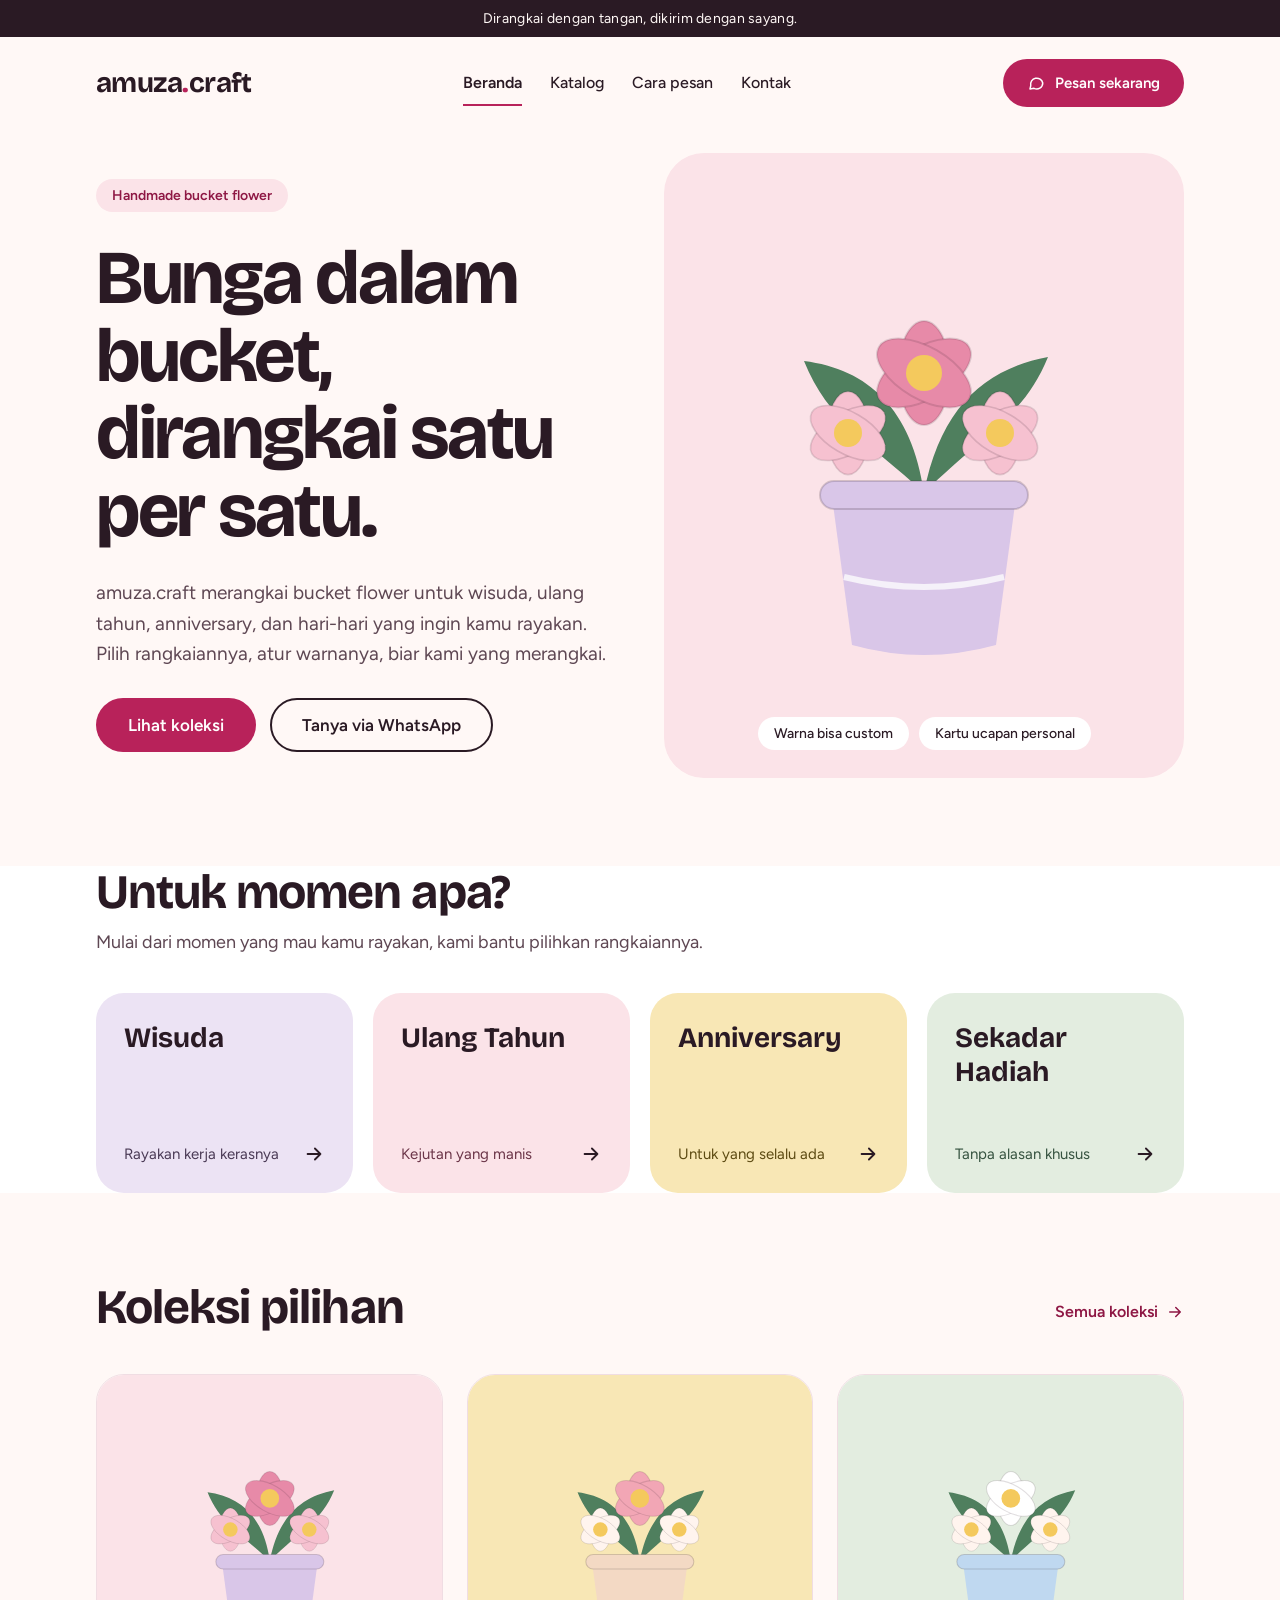
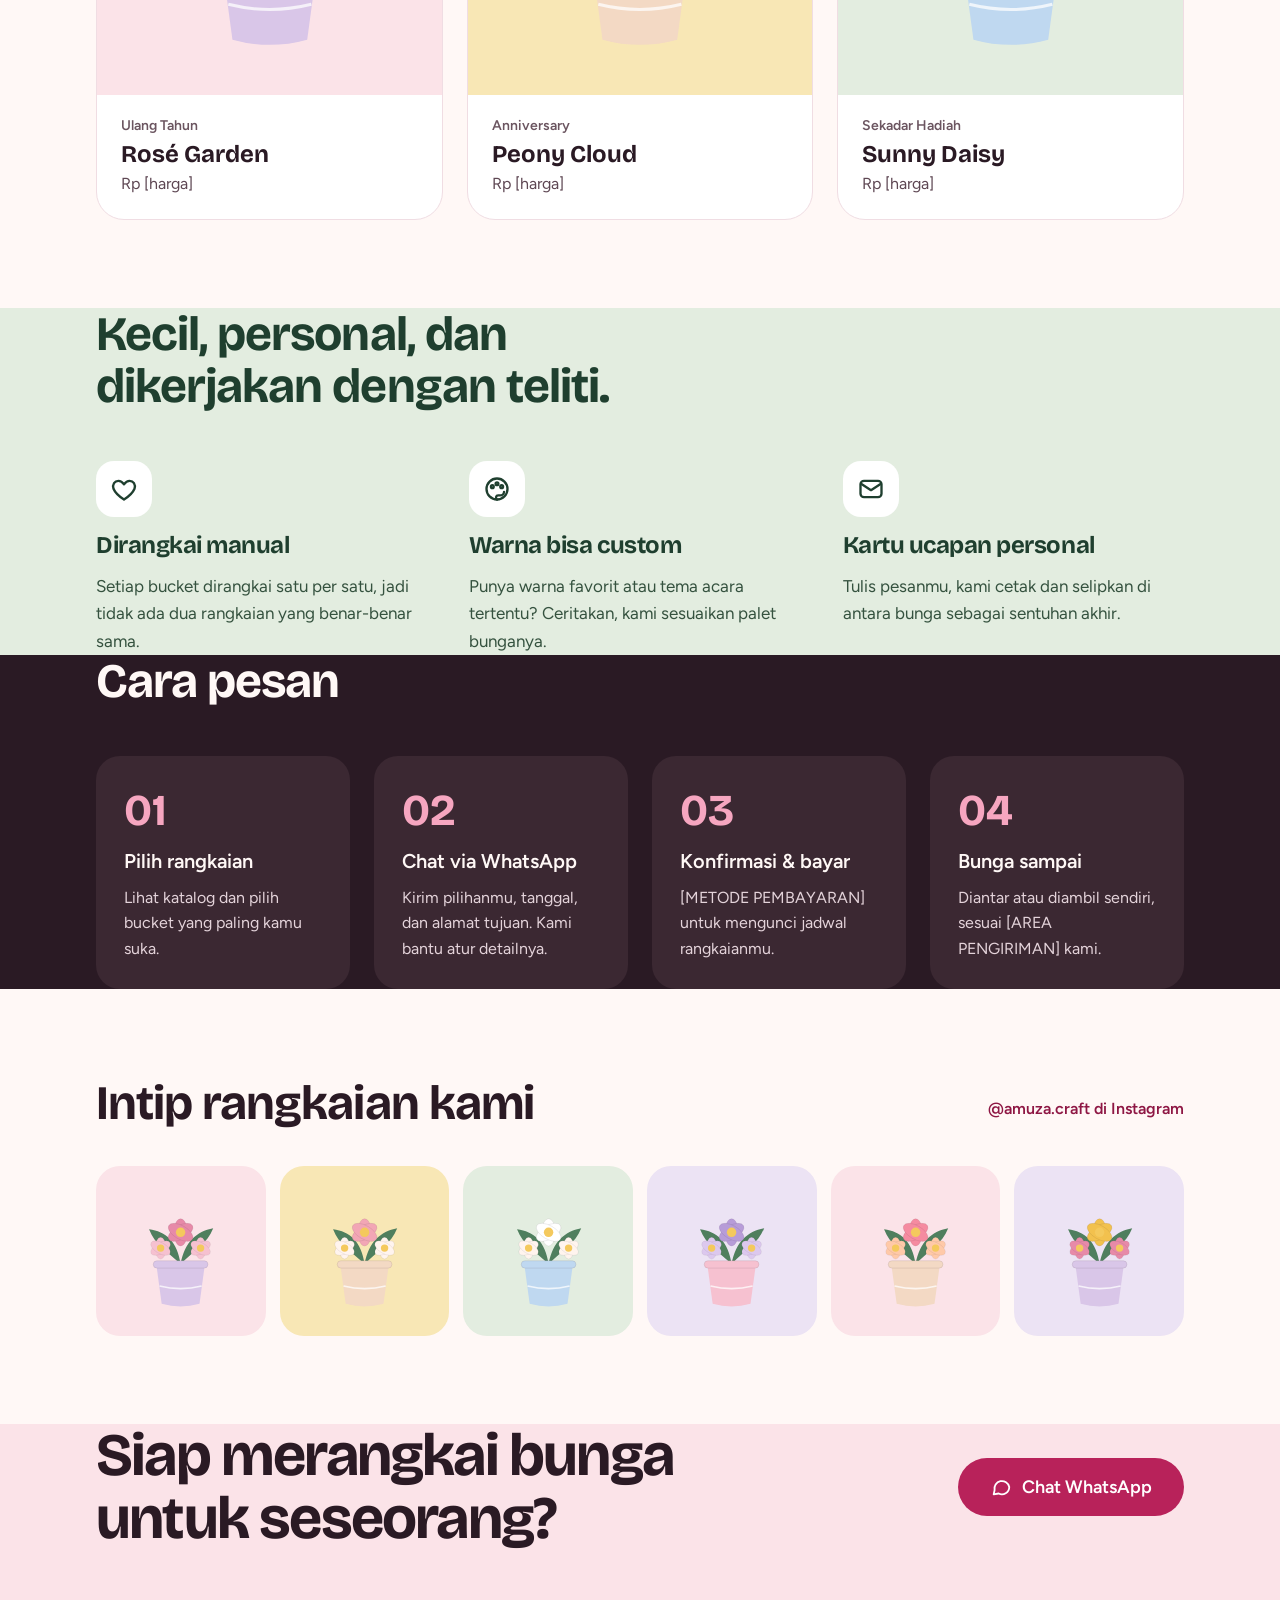
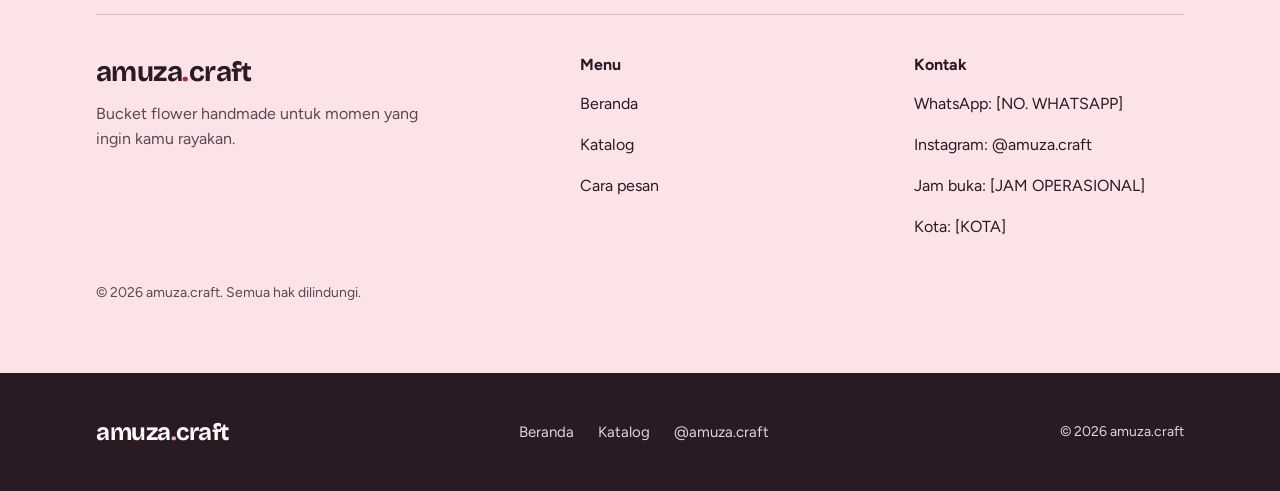
<file: index.html>
<!doctype html>
<html lang="id">
<head>
<meta charset="utf-8">
<meta name="viewport" content="width=device-width, initial-scale=1">
<title>amuza.craft — Handmade Bucket Flower</title>
<meta name="description" content="amuza.craft merangkai bucket flower handmade untuk wisuda, ulang tahun, anniversary, dan hadiah.">
<link rel="preconnect" href="https://fonts.googleapis.com">
<link rel="stylesheet" href="https://fonts.googleapis.com/css2?family=Bricolage+Grotesque:opsz,wght@12..96,500;12..96,700&family=Figtree:wght@400;500;600&display=swap">

<!-- CSS: urutan base -> komponen -> halaman -->
<link rel="stylesheet" href="css/base.css">
<link rel="stylesheet" href="css/components.css">
<link rel="stylesheet" href="css/home.css">
</head>
<body>

<!-- Catatan: header & footer sama di ketiga halaman (index.html, katalog.html, produk.html). -->
<div class="topbar">Dirangkai dengan tangan, dikirim dengan sayang.</div>

<header class="site wrap">
  <a href="index.html" class="logo" aria-label="amuza.craft, ke beranda">amuza<i>.</i>craft</a>
  <nav class="main" aria-label="Menu utama">
    <a href="index.html" class="active" aria-current="page">Beranda</a>
    <a href="katalog.html">Katalog</a>
    <a href="index.html#cara-pesan">Cara pesan</a>
    <a href="index.html#kontak">Kontak</a>
  </nav>
  <a class="btn btn-primary btn-sm" data-wa href="#" target="_blank" rel="noopener">
    <svg width="18" height="18" viewBox="0 0 24 24" fill="none" stroke="#fff" stroke-width="2" stroke-linecap="round" stroke-linejoin="round" aria-hidden="true"><path d="M21 12a8 8 0 0 1-11.6 7.1L4 20l1-4.6A8 8 0 1 1 21 12z"/></svg>
    Pesan sekarang
  </a>
</header>

<main>

  <section class="hero wrap">
    <div class="hero-text">
      <span class="badge">Handmade bucket flower</span>
      <h1>Bunga dalam bucket, dirangkai satu per satu.</h1>
      <p class="lead">amuza.craft merangkai bucket flower untuk wisuda, ulang tahun, anniversary, dan hari-hari yang ingin kamu rayakan. Pilih rangkaiannya, atur warnanya, biar kami yang merangkai.</p>
      <div class="hero-btns">
        <a class="btn btn-primary" href="katalog.html">Lihat koleksi</a>
        <a class="btn btn-outline" data-wa href="#" target="_blank" rel="noopener">Tanya via WhatsApp</a>
      </div>
    </div>
    <div class="hero-art">
      <div id="hero-flower" role="img" aria-label="Ilustrasi bucket flower warna pink" style="width:100%;display:flex;justify-content:center"></div>
      <div class="chips"><span class="chip">Warna bisa custom</span><span class="chip">Kartu ucapan personal</span></div>
    </div>
  </section>

  <section class="moments-bg">
    <div class="wrap block">
      <div style="margin-bottom:40px;display:flex;flex-direction:column;gap:12px">
        <h2 class="sec-title">Untuk momen apa?</h2>
        <p style="font-size:18px;color:var(--ink-soft)">Mulai dari momen yang mau kamu rayakan, kami bantu pilihkan rangkaiannya.</p>
      </div>
      <div class="moments" id="moments"></div>
    </div>
  </section>

  <section class="wrap block">
    <div class="sec-head">
      <h2 class="sec-title">Koleksi pilihan</h2>
      <a class="link-arrow" href="katalog.html">Semua koleksi
        <svg width="18" height="18" viewBox="0 0 24 24" fill="none" stroke="#8E1744" stroke-width="2" stroke-linecap="round" stroke-linejoin="round" aria-hidden="true"><path d="M5 12h14M13 6l6 6-6 6"/></svg>
      </a>
    </div>
    <div class="grid" id="featured"></div>
  </section>

  <section class="why">
    <div class="wrap block">
      <h2 class="sec-title">Kecil, personal, dan dikerjakan dengan teliti.</h2>
      <div class="why-cols">
        <div class="why-col">
          <span class="ico"><svg width="28" height="28" viewBox="0 0 24 24" fill="none" stroke="#1F3F2F" stroke-width="2" stroke-linecap="round" stroke-linejoin="round" aria-hidden="true"><path d="M12 21s-7-4.4-9-9.2C1.8 8.2 4 5 7.2 5c1.9 0 3.4 1 4.8 3 1.4-2 2.9-3 4.8-3C20 5 22.2 8.2 21 11.8 19 16.6 12 21 12 21z"/></svg></span>
          <h3>Dirangkai manual</h3>
          <p>Setiap bucket dirangkai satu per satu, jadi tidak ada dua rangkaian yang benar-benar sama.</p>
        </div>
        <div class="why-col">
          <span class="ico"><svg width="28" height="28" viewBox="0 0 24 24" fill="none" stroke="#1F3F2F" stroke-width="2" stroke-linecap="round" stroke-linejoin="round" aria-hidden="true"><circle cx="12" cy="12" r="9"/><circle cx="8" cy="10" r="1.2"/><circle cx="12" cy="7.5" r="1.2"/><circle cx="16" cy="10" r="1.2"/><path d="M12 21c-1.5-1-1-3.5 1-3.5h1.5c2 0 3.5-1.5 3.5-3"/></svg></span>
          <h3>Warna bisa custom</h3>
          <p>Punya warna favorit atau tema acara tertentu? Ceritakan, kami sesuaikan palet bunganya.</p>
        </div>
        <div class="why-col">
          <span class="ico"><svg width="28" height="28" viewBox="0 0 24 24" fill="none" stroke="#1F3F2F" stroke-width="2" stroke-linecap="round" stroke-linejoin="round" aria-hidden="true"><rect x="3" y="5" width="18" height="14" rx="3"/><path d="M3.5 7.5 12 13l8.5-5.5"/></svg></span>
          <h3>Kartu ucapan personal</h3>
          <p>Tulis pesanmu, kami cetak dan selipkan di antara bunga sebagai sentuhan akhir.</p>
        </div>
      </div>
    </div>
  </section>

  <section class="steps-bg" id="cara-pesan">
    <div class="wrap block">
      <h2 class="sec-title">Cara pesan</h2>
      <div class="steps">
        <div class="step"><span class="n">01</span><h3>Pilih rangkaian</h3><p>Lihat katalog dan pilih bucket yang paling kamu suka.</p></div>
        <div class="step"><span class="n">02</span><h3>Chat via WhatsApp</h3><p>Kirim pilihanmu, tanggal, dan alamat tujuan. Kami bantu atur detailnya.</p></div>
        <div class="step"><span class="n">03</span><h3>Konfirmasi &amp; bayar</h3><p>[METODE PEMBAYARAN] untuk mengunci jadwal rangkaianmu.</p></div>
        <div class="step"><span class="n">04</span><h3>Bunga sampai</h3><p>Diantar atau diambil sendiri, sesuai [AREA PENGIRIMAN] kami.</p></div>
      </div>
    </div>
  </section>

  <section class="wrap block">
    <div class="sec-head" style="margin-bottom:36px">
      <h2 class="sec-title">Intip rangkaian kami</h2>
      <a class="link-arrow" href="https://www.instagram.com/amuza.craft" target="_blank" rel="noopener">@amuza.craft di Instagram</a>
    </div>
    <div class="gallery" id="gallery"></div>
  </section>

  <section class="contact" id="kontak">
    <div class="wrap block" style="padding-bottom:72px">
      <div class="contact-top">
        <h2>Siap merangkai bunga untuk seseorang?</h2>
        <a class="btn btn-primary" style="min-height:58px;font-size:18px" data-wa href="#" target="_blank" rel="noopener">
          <svg width="22" height="22" viewBox="0 0 24 24" fill="none" stroke="#fff" stroke-width="2" stroke-linecap="round" stroke-linejoin="round" aria-hidden="true"><path d="M21 12a8 8 0 0 1-11.6 7.1L4 20l1-4.6A8 8 0 1 1 21 12z"/></svg>
          Chat WhatsApp
        </a>
      </div>
      <div class="contact-cols">
        <div class="brand"><span class="logo">amuza<i>.</i>craft</span><p>Bucket flower handmade untuk momen yang ingin kamu rayakan.</p></div>
        <div class="col"><b>Menu</b><a href="index.html">Beranda</a><a href="katalog.html">Katalog</a><a href="index.html#cara-pesan">Cara pesan</a></div>
        <div class="col"><b>Kontak</b><span>WhatsApp: [NO. WHATSAPP]</span><a href="https://www.instagram.com/amuza.craft" target="_blank" rel="noopener">Instagram: @amuza.craft</a><span>Jam buka: [JAM OPERASIONAL]</span><span>Kota: [KOTA]</span></div>
      </div>
      <p class="copy">© 2026 amuza.craft. Semua hak dilindungi.</p>
    </div>
  </section>

</main>

<footer class="site">
  <div class="wrap">
    <span class="logo">amuza<i>.</i>craft</span>
    <nav aria-label="Menu footer"><a href="index.html">Beranda</a><a href="katalog.html">Katalog</a><a href="https://www.instagram.com/amuza.craft" target="_blank" rel="noopener">@amuza.craft</a></nav>
    <small>© 2026 amuza.craft</small>
  </div>
</footer>

<!-- JS: data -> helper -> logika halaman -->
<script src="js/data.js"></script>
<script src="js/helpers.js"></script>
<script src="js/home.js"></script>
</body>
</html>
</file>
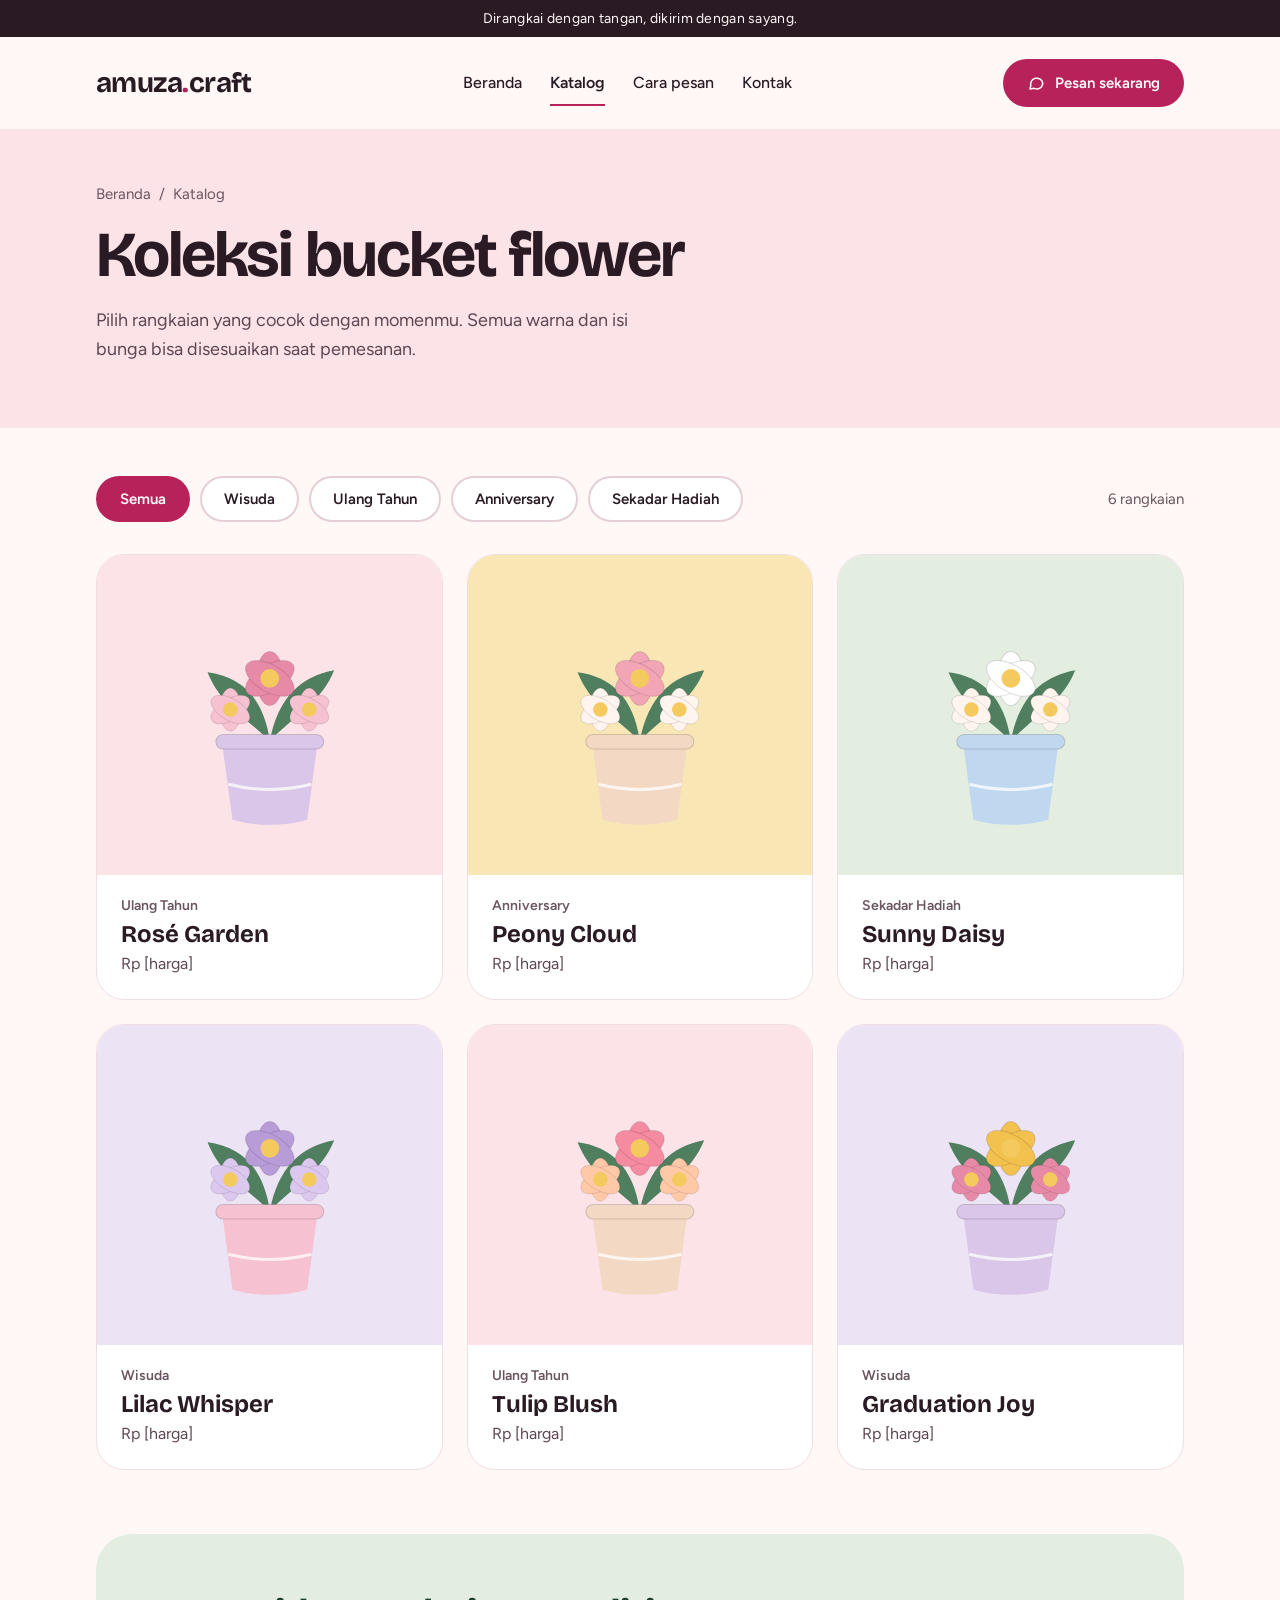
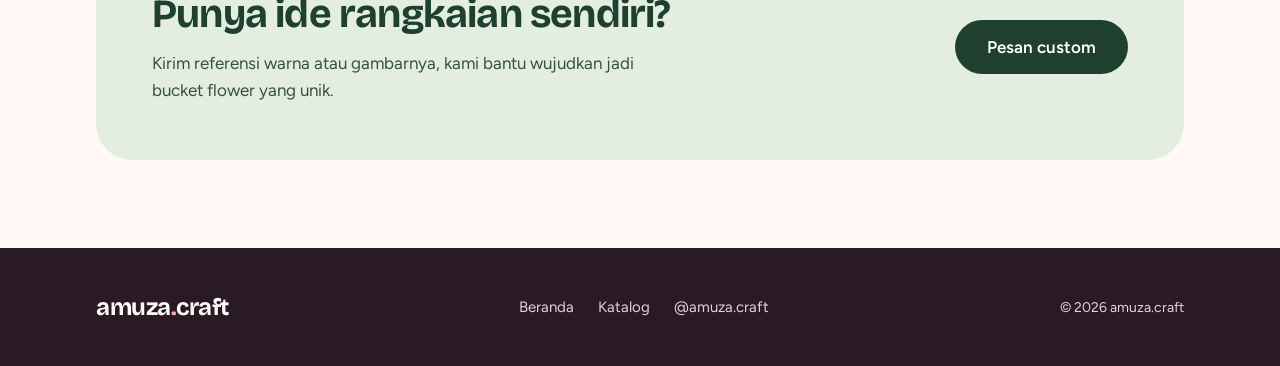
<file: katalog.html>
<!doctype html>
<html lang="id">
<head>
<meta charset="utf-8">
<meta name="viewport" content="width=device-width, initial-scale=1">
<title>Katalog — amuza.craft</title>
<meta name="description" content="Koleksi bucket flower handmade amuza.craft untuk wisuda, ulang tahun, anniversary, dan hadiah.">
<link rel="preconnect" href="https://fonts.googleapis.com">
<link rel="stylesheet" href="https://fonts.googleapis.com/css2?family=Bricolage+Grotesque:opsz,wght@12..96,500;12..96,700&family=Figtree:wght@400;500;600&display=swap">

<link rel="stylesheet" href="css/base.css">
<link rel="stylesheet" href="css/components.css">
<link rel="stylesheet" href="css/catalog.css">
</head>
<body>

<!-- Catatan: header & footer sama di ketiga halaman (index.html, katalog.html, produk.html). -->
<div class="topbar">Dirangkai dengan tangan, dikirim dengan sayang.</div>

<header class="site wrap">
  <a href="index.html" class="logo" aria-label="amuza.craft, ke beranda">amuza<i>.</i>craft</a>
  <nav class="main" aria-label="Menu utama">
    <a href="index.html">Beranda</a>
    <a href="katalog.html" class="active" aria-current="page">Katalog</a>
    <a href="index.html#cara-pesan">Cara pesan</a>
    <a href="index.html#kontak">Kontak</a>
  </nav>
  <a class="btn btn-primary btn-sm" data-wa href="#" target="_blank" rel="noopener">
    <svg width="18" height="18" viewBox="0 0 24 24" fill="none" stroke="#fff" stroke-width="2" stroke-linecap="round" stroke-linejoin="round" aria-hidden="true"><path d="M21 12a8 8 0 0 1-11.6 7.1L4 20l1-4.6A8 8 0 1 1 21 12z"/></svg>
    Pesan sekarang
  </a>
</header>

<main>

  <section class="page-hero">
    <div class="wrap">
      <nav class="crumbs" aria-label="Jejak halaman"><a href="index.html">Beranda</a><span aria-hidden="true">/</span><span>Katalog</span></nav>
      <h1>Koleksi bucket flower</h1>
      <p>Pilih rangkaian yang cocok dengan momenmu. Semua warna dan isi bunga bisa disesuaikan saat pemesanan.</p>
    </div>
  </section>

  <section class="wrap" style="padding-top:48px;padding-bottom:64px">
    <div class="filters">
      <div class="group" role="group" aria-label="Filter momen" id="filters"></div>
      <span class="count" id="count" aria-live="polite"></span>
    </div>
    <div class="grid" id="catalog"></div>
  </section>

  <section class="wrap">
    <div class="custom-box">
      <div>
        <h2>Punya ide rangkaian sendiri?</h2>
        <p>Kirim referensi warna atau gambarnya, kami bantu wujudkan jadi bucket flower yang unik.</p>
      </div>
      <a class="btn btn-dark" data-wa href="#" target="_blank" rel="noopener">Pesan custom</a>
    </div>
  </section>

</main>

<footer class="site">
  <div class="wrap">
    <span class="logo">amuza<i>.</i>craft</span>
    <nav aria-label="Menu footer"><a href="index.html">Beranda</a><a href="katalog.html">Katalog</a><a href="https://www.instagram.com/amuza.craft" target="_blank" rel="noopener">@amuza.craft</a></nav>
    <small>© 2026 amuza.craft</small>
  </div>
</footer>

<!-- JS: data -> helper -> logika halaman -->
<script src="js/data.js"></script>
<script src="js/helpers.js"></script>
<script src="js/catalog.js"></script>
</body>
</html>
</file>
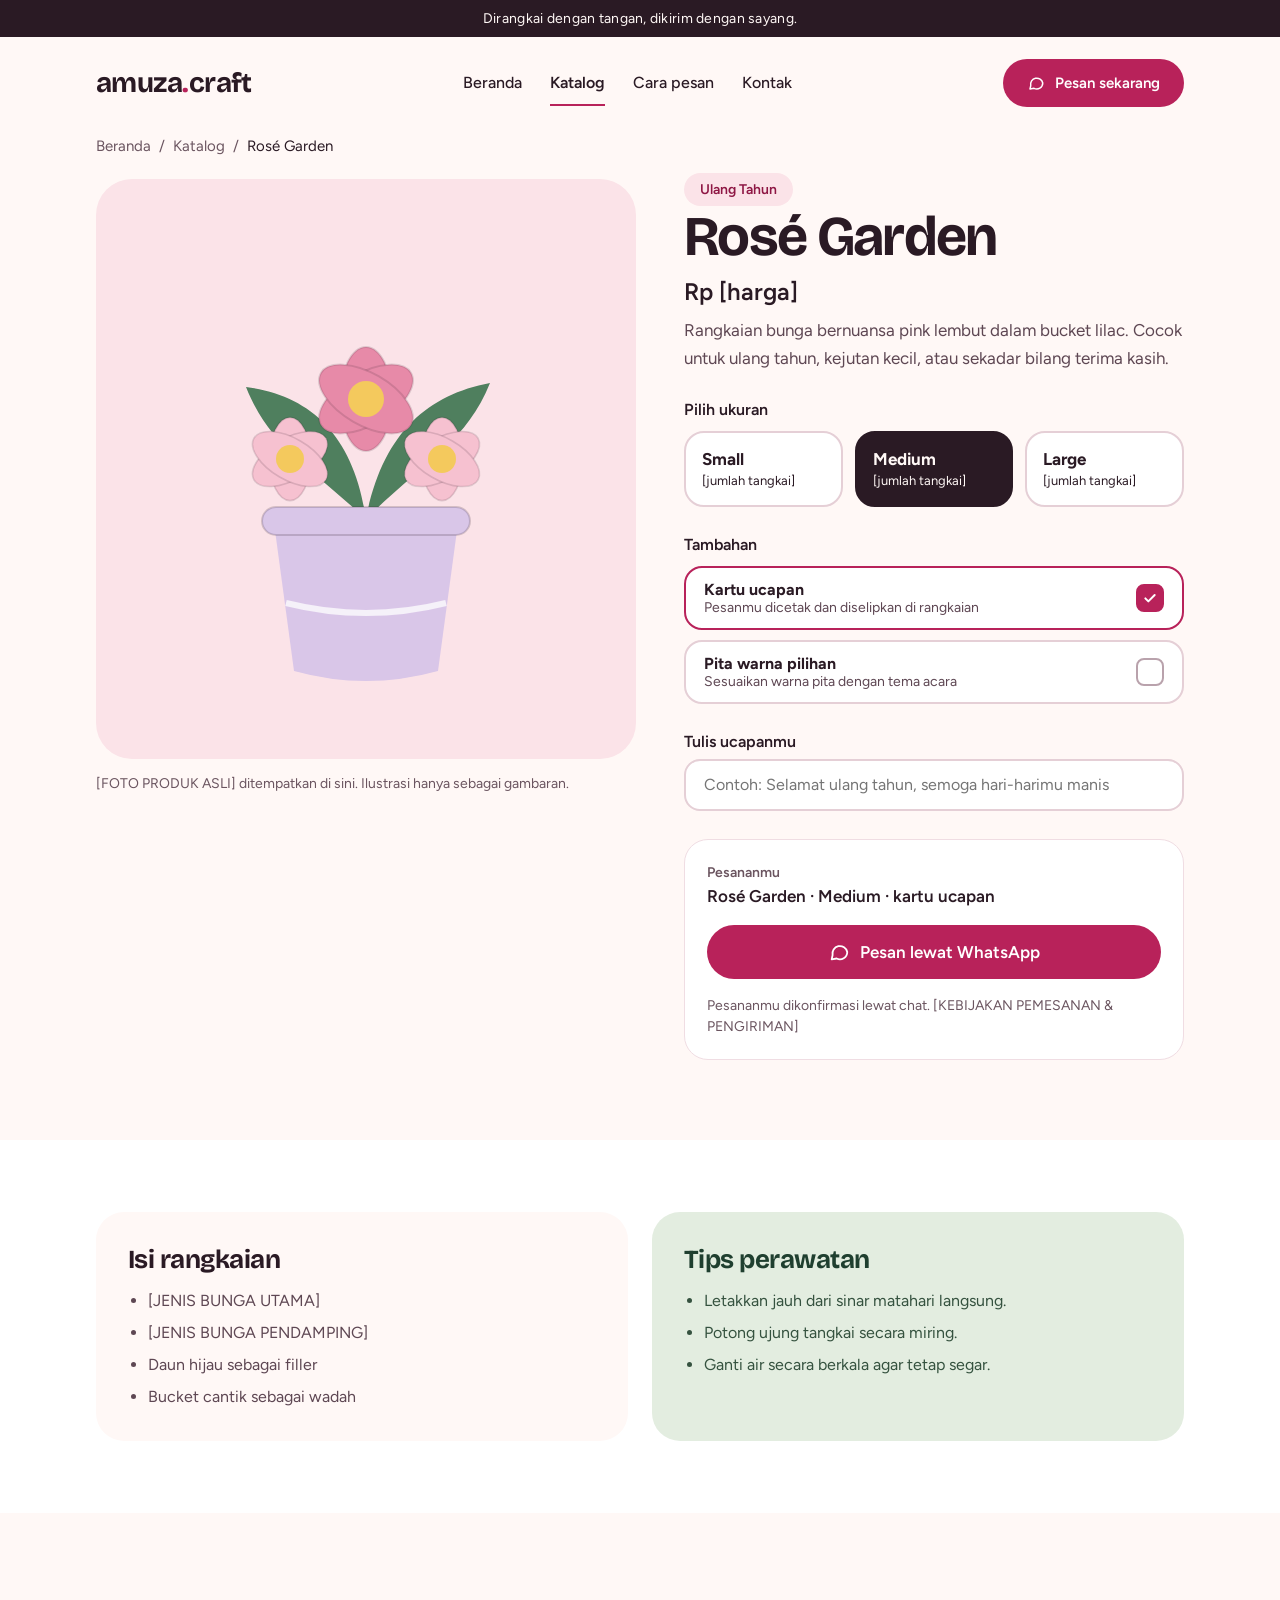
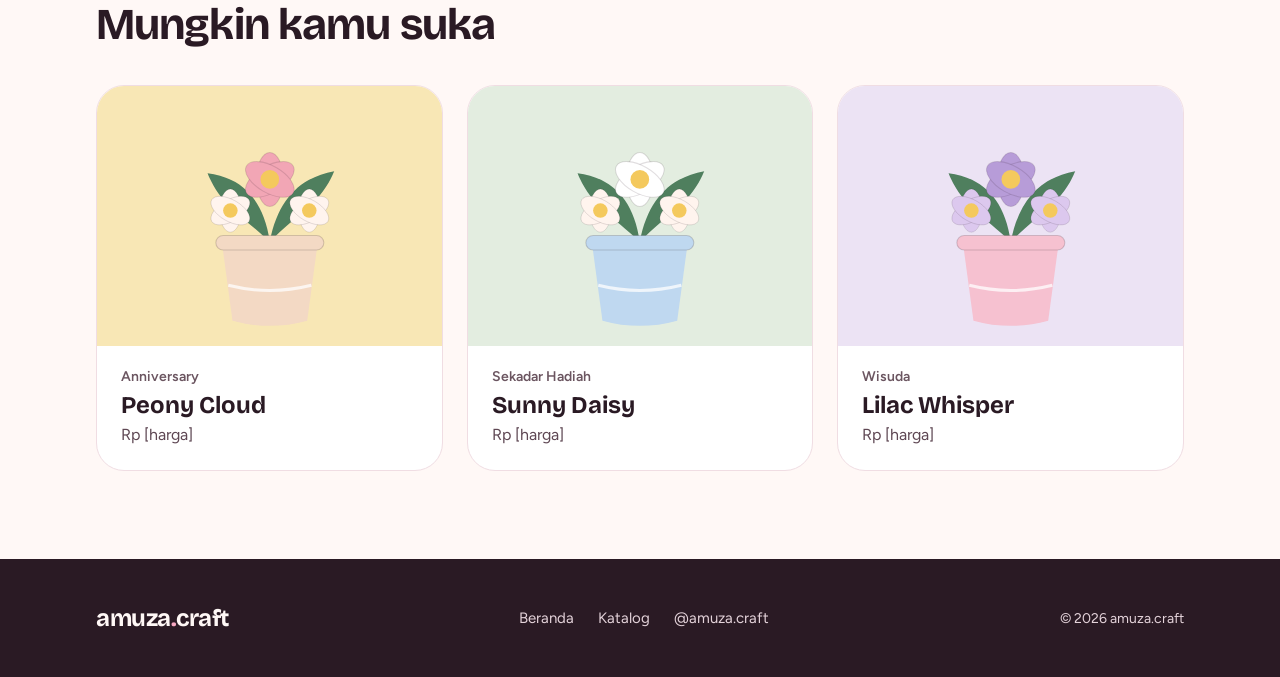
<file: produk.html>
<!doctype html>
<html lang="id">
<head>
<meta charset="utf-8">
<meta name="viewport" content="width=device-width, initial-scale=1">
<title>Detail Produk — amuza.craft</title>
<meta name="description" content="Detail bucket flower handmade amuza.craft. Pilih ukuran, tambahan, dan kirim ucapanmu.">
<link rel="preconnect" href="https://fonts.googleapis.com">
<link rel="stylesheet" href="https://fonts.googleapis.com/css2?family=Bricolage+Grotesque:opsz,wght@12..96,500;12..96,700&family=Figtree:wght@400;500;600&display=swap">

<link rel="stylesheet" href="css/base.css">
<link rel="stylesheet" href="css/components.css">
<link rel="stylesheet" href="css/product.css">
</head>
<body>

<!-- Catatan: header & footer sama di ketiga halaman (index.html, katalog.html, produk.html). -->
<div class="topbar">Dirangkai dengan tangan, dikirim dengan sayang.</div>

<header class="site wrap">
  <a href="index.html" class="logo" aria-label="amuza.craft, ke beranda">amuza<i>.</i>craft</a>
  <nav class="main" aria-label="Menu utama">
    <a href="index.html">Beranda</a>
    <a href="katalog.html" class="active" aria-current="page">Katalog</a>
    <a href="index.html#cara-pesan">Cara pesan</a>
    <a href="index.html#kontak">Kontak</a>
  </nav>
  <a class="btn btn-primary btn-sm" data-wa href="#" target="_blank" rel="noopener">
    <svg width="18" height="18" viewBox="0 0 24 24" fill="none" stroke="#fff" stroke-width="2" stroke-linecap="round" stroke-linejoin="round" aria-hidden="true"><path d="M21 12a8 8 0 0 1-11.6 7.1L4 20l1-4.6A8 8 0 1 1 21 12z"/></svg>
    Pesan sekarang
  </a>
</header>

<main>

  <nav class="wrap crumbs" aria-label="Jejak halaman" style="padding-top:8px;padding-bottom:24px">
    <a href="index.html">Beranda</a><span aria-hidden="true">/</span><a href="katalog.html">Katalog</a><span aria-hidden="true">/</span><span style="color:var(--ink)" id="crumb-name"></span>
  </nav>

  <section class="wrap detail">
    <div class="detail-art">
      <div class="frame" id="d-frame"></div>
      <small>[FOTO PRODUK ASLI] ditempatkan di sini. Ilustrasi hanya sebagai gambaran.</small>
    </div>
    <div class="detail-info">
      <div>
        <span class="badge" id="d-cat"></span>
        <h1 id="d-name"></h1>
        <div class="price" id="d-price"></div>
        <p class="desc" id="d-desc"></p>
      </div>
      <fieldset><legend>Pilih ukuran</legend><div class="sizes" id="d-sizes"></div></fieldset>
      <fieldset><legend>Tambahan</legend><div class="addons" id="d-addons"></div></fieldset>
      <div class="field">
        <label for="ucapan">Tulis ucapanmu</label>
        <input id="ucapan" type="text" placeholder="Contoh: Selamat ulang tahun, semoga hari-harimu manis">
      </div>
      <div class="order">
        <div><span class="lbl">Pesananmu</span><div class="sum" id="d-sum"></div></div>
        <a class="btn btn-primary" id="d-order" href="#" target="_blank" rel="noopener">
          <svg width="22" height="22" viewBox="0 0 24 24" fill="none" stroke="#fff" stroke-width="2" stroke-linecap="round" stroke-linejoin="round" aria-hidden="true"><path d="M21 12a8 8 0 0 1-11.6 7.1L4 20l1-4.6A8 8 0 1 1 21 12z"/></svg>
          Pesan lewat WhatsApp
        </a>
        <small>Pesananmu dikonfirmasi lewat chat. [KEBIJAKAN PEMESANAN &amp; PENGIRIMAN]</small>
      </div>
    </div>
  </section>

  <section class="info-bg">
    <div class="wrap info-cols">
      <div class="info-card" style="background:var(--bg)">
        <h2>Isi rangkaian</h2>
        <ul style="color:var(--ink-soft)"><li>[JENIS BUNGA UTAMA]</li><li>[JENIS BUNGA PENDAMPING]</li><li>Daun hijau sebagai filler</li><li>Bucket cantik sebagai wadah</li></ul>
      </div>
      <div class="info-card" style="background:var(--sage);color:#1F3F2F">
        <h2>Tips perawatan</h2>
        <ul style="color:#35523F"><li>Letakkan jauh dari sinar matahari langsung.</li><li>Potong ujung tangkai secara miring.</li><li>Ganti air secara berkala agar tetap segar.</li></ul>
      </div>
    </div>
  </section>

  <section class="wrap block">
    <h2 class="sec-title" style="margin-bottom:36px;font-size:clamp(30px,4vw,44px)">Mungkin kamu suka</h2>
    <div class="grid small" id="related"></div>
  </section>

</main>

<footer class="site">
  <div class="wrap">
    <span class="logo">amuza<i>.</i>craft</span>
    <nav aria-label="Menu footer"><a href="index.html">Beranda</a><a href="katalog.html">Katalog</a><a href="https://www.instagram.com/amuza.craft" target="_blank" rel="noopener">@amuza.craft</a></nav>
    <small>© 2026 amuza.craft</small>
  </div>
</footer>

<!-- JS: data -> helper -> logika halaman -->
<script src="js/data.js"></script>
<script src="js/helpers.js"></script>
<script src="js/product.js"></script>
</body>
</html>
</file>
<file: css/base.css>
/* =========================================================
   BASE
   Variabel warna, reset, tipografi, layout, tombol,
   header, footer, dan utilitas section.
   ========================================================= */

:root{
  --accent:#B8225A; --ink:#2A1A24; --ink-soft:#5E4753; --muted:#6B5560;
  --bg:#FFF8F6; --pink:#FBE3E8; --lilac:#ECE3F4; --sun:#F8E7B5; --sage:#E3EDE0; --line:#F0DDE3;
  --display:'Bricolage Grotesque',system-ui,sans-serif; --body:'Figtree',system-ui,sans-serif;
}
*{box-sizing:border-box}
html{scroll-behavior:smooth}
body{margin:0;background:var(--bg);color:var(--ink);font-family:var(--body);-webkit-font-smoothing:antialiased}
a{color:inherit;text-decoration:none}
a:hover{opacity:.85}
a:focus-visible,button:focus-visible,input:focus-visible{outline:3px solid var(--ink);outline-offset:3px}
h1,h2,h3{font-family:var(--display);margin:0;letter-spacing:-.02em}
p{margin:0}
.wrap{max-width:1184px;margin:0 auto;padding-left:clamp(16px,4vw,48px);padding-right:clamp(16px,4vw,48px)}

/* tombol */
.btn{display:inline-flex;align-items:center;justify-content:center;gap:10px;min-height:54px;padding:0 30px;border-radius:999px;font-weight:600;font-size:17px;border:2px solid transparent;cursor:pointer;font-family:var(--body)}
.btn-primary{background:var(--accent);color:#fff}
.btn-outline{border-color:var(--ink);background:transparent;color:var(--ink)}
.btn-dark{background:#1F3F2F;color:#fff}
.btn svg{flex:none}
.btn-sm{min-height:48px;padding:0 22px;font-size:15px}

/* header */
.topbar{background:var(--ink);color:var(--bg);text-align:center;padding:10px 16px;font-size:14px;letter-spacing:.02em}
header.site{display:flex;flex-wrap:wrap;align-items:center;justify-content:space-between;gap:16px 32px;padding-top:22px;padding-bottom:22px}
.logo{font-family:var(--display);font-weight:700;font-size:28px;letter-spacing:-.02em}
.logo i{font-style:normal;color:var(--accent)}
nav.main{display:flex;flex-wrap:wrap;gap:4px 28px;font-weight:500}
nav.main a{padding:12px 0;border-bottom:2px solid transparent}
nav.main a.active{font-weight:600;border-bottom-color:var(--accent)}

/* utilitas section */
section.block{padding-top:88px;padding-bottom:88px}
.sec-title{font-size:clamp(32px,4vw,48px);line-height:1.1}
.sec-head{display:flex;flex-wrap:wrap;align-items:flex-end;justify-content:space-between;gap:16px;margin-bottom:40px}
.link-arrow{display:inline-flex;align-items:center;gap:8px;min-height:44px;font-weight:600;color:#8E1744}

/* footer */
footer.site{background:var(--ink)}
footer.site .wrap{padding-top:40px;padding-bottom:40px;display:flex;flex-wrap:wrap;align-items:center;justify-content:space-between;gap:20px}
footer.site .logo{color:var(--bg);font-size:24px}
footer.site .logo i{color:#F6A6C0}
footer.site nav{display:flex;flex-wrap:wrap;gap:4px 24px;font-size:15px}
footer.site nav a{color:#E4D3DA;padding:10px 0}
footer.site small{font-size:14px;color:#E4D3DA}

@media (max-width:640px){
  section.block{padding-top:64px;padding-bottom:64px}
}
</file>
<file: css/components.css>
/* =========================================================
   KOMPONEN
   Elemen yang dipakai ulang di beberapa halaman:
   badge, chip, kartu produk, header halaman, breadcrumb.
   ========================================================= */

/* badge & chip */
.badge{align-self:flex-start;padding:8px 16px;border-radius:999px;background:var(--pink);color:#8E1744;font-weight:600;font-size:14px}
.chips{display:flex;flex-wrap:wrap;justify-content:center;gap:10px}
.chip{padding:8px 16px;border-radius:999px;background:#fff;font-weight:500;font-size:14px}

/* kartu produk */
.grid{display:flex;flex-wrap:wrap;gap:24px}
.card{flex:1 1 300px;min-width:0;max-width:100%;background:#fff;border-radius:28px;overflow:hidden;border:1px solid var(--line);display:flex;flex-direction:column;transition:transform .2s}
.card:hover{transform:translateY(-4px);opacity:1}
.card .art{height:320px;display:flex;align-items:center;justify-content:center;padding:24px}
.card .art svg{width:70%;max-width:240px;height:auto}
.card .info{padding:22px 24px 26px;display:flex;flex-direction:column;gap:6px}
.card .cat{font-size:14px;font-weight:600;color:var(--muted)}
.card .name{font-family:var(--display);font-weight:700;font-size:24px}
.card .price{font-size:16px;color:var(--ink-soft)}
.grid.small .art{height:260px}

/* header halaman dalam */
.page-hero{background:var(--pink)}
.page-hero .wrap{padding-top:56px;padding-bottom:64px;display:flex;flex-direction:column;gap:18px}
.page-hero h1{font-size:clamp(38px,5vw,64px);letter-spacing:-.03em;line-height:1.05}
.page-hero p{max-width:560px;font-size:18px;line-height:1.6;color:var(--ink-soft)}

/* breadcrumb */
.crumbs{display:flex;flex-wrap:wrap;gap:8px;font-size:15px;color:var(--muted)}
.crumbs a{color:var(--muted)}
</file>
<file: css/home.css>
/* =========================================================
   BERANDA
   Hero, momen, keunggulan, cara pesan, galeri, kontak.
   ========================================================= */

/* hero */
.hero{display:flex;flex-wrap:wrap;align-items:center;gap:48px;padding-top:24px;padding-bottom:88px}
.hero-text{flex:1 1 420px;min-width:0;display:flex;flex-direction:column;gap:28px}
.hero h1{font-size:clamp(42px,6vw,76px);line-height:1.02;letter-spacing:-.03em}
.hero p.lead{font-size:19px;line-height:1.6;color:var(--ink-soft);max-width:520px}
.hero-btns{display:flex;flex-wrap:wrap;gap:14px}
.hero-art{flex:1 1 420px;min-width:0;background:var(--pink);border-radius:40px;padding:40px 24px 28px;display:flex;flex-direction:column;align-items:center;gap:24px}
.hero-art svg{width:min(100%,400px);height:auto}

/* momen */
.moments-bg{background:#fff}
.moments{display:flex;flex-wrap:wrap;gap:20px}
.moment{flex:1 1 240px;min-height:200px;padding:28px;border-radius:28px;display:flex;flex-direction:column;justify-content:space-between}
.moment b{font-family:var(--display);font-size:28px}
.moment span{display:flex;justify-content:space-between;align-items:center;font-size:15px}

/* keunggulan */
.why{background:var(--sage);color:#1F3F2F}
.why h2{max-width:640px;margin-bottom:48px}
.why-cols{display:flex;flex-wrap:wrap;gap:32px}
.why-col{flex:1 1 260px;display:flex;flex-direction:column;gap:14px}
.why-col .ico{width:56px;height:56px;border-radius:18px;background:#fff;display:flex;align-items:center;justify-content:center}
.why-col h3{font-size:24px}
.why-col p{font-size:17px;line-height:1.6;color:#35523F}

/* cara pesan */
.steps-bg{background:var(--ink);color:var(--bg)}
.steps{display:flex;flex-wrap:wrap;gap:24px;margin-top:48px}
.step{flex:1 1 230px;padding:28px;border-radius:24px;background:#3B2832;display:flex;flex-direction:column;gap:12px}
.step .n{font-family:var(--display);font-weight:700;font-size:44px;color:#F6A6C0}
.step h3{font-family:var(--body);font-size:20px;font-weight:600;letter-spacing:0}
.step p{font-size:16px;line-height:1.6;color:#E4D3DA}

/* galeri */
.gallery{display:flex;flex-wrap:wrap;gap:14px}
.gallery div{flex:1 1 160px;min-width:0;aspect-ratio:1/1;border-radius:24px;display:flex;align-items:center;justify-content:center}
.gallery svg{width:62%;height:auto}

/* kontak */
.contact{background:var(--pink)}
.contact-top{display:flex;flex-wrap:wrap;align-items:center;justify-content:space-between;gap:32px;margin-bottom:64px}
.contact-top h2{max-width:620px;font-size:clamp(34px,5vw,60px);line-height:1.05;letter-spacing:-.03em}
.contact-cols{display:flex;flex-wrap:wrap;gap:40px 64px;padding-top:40px;border-top:1px solid rgba(42,26,36,.18)}
.contact-cols > div{display:flex;flex-direction:column;gap:6px;font-size:16px}
.contact-cols .brand{flex:2 1 280px;gap:12px}
.contact-cols .brand p{line-height:1.6;color:var(--ink-soft);max-width:340px}
.contact-cols .col{flex:1 1 200px}
.contact-cols .col b{margin-bottom:6px}
.contact-cols .col a,.contact-cols .col span{padding:8px 0}
.copy{font-size:14px;color:var(--ink-soft);margin-top:40px}
</file>
<file: css/catalog.css>
/* =========================================================
   KATALOG
   Filter kategori, jumlah hasil, dan kotak pesanan custom.
   ========================================================= */

.filters{display:flex;flex-wrap:wrap;align-items:center;justify-content:space-between;gap:16px;margin-bottom:32px}
.filters .group{display:flex;flex-wrap:wrap;gap:10px}
.filter{min-height:46px;padding:0 22px;border-radius:999px;border:2px solid #E5CFD6;background:#fff;color:var(--ink);font-family:var(--body);font-weight:600;font-size:15px;cursor:pointer}
.filter[aria-pressed="true"]{background:var(--accent);border-color:var(--accent);color:#fff}
.count{font-size:15px;color:var(--muted)}

.custom-box{background:var(--sage);border-radius:36px;padding:clamp(28px,5vw,56px);display:flex;flex-wrap:wrap;align-items:center;justify-content:space-between;gap:28px;margin-bottom:88px}
.custom-box h2{font-size:clamp(28px,3.5vw,40px);color:#1F3F2F;margin-bottom:12px}
.custom-box p{font-size:17px;line-height:1.6;color:#35523F;max-width:520px}
</file>
<file: css/product.css>
/* =========================================================
   DETAIL PRODUK
   Galeri produk, pilihan ukuran, tambahan, form ucapan,
   ringkasan pesanan, dan kartu info.
   ========================================================= */

.detail{display:flex;flex-wrap:wrap;align-items:flex-start;gap:48px;padding-bottom:80px}
.detail-art{flex:1 1 440px;min-width:0}
.detail-art .frame{border-radius:36px;min-height:520px;display:flex;align-items:center;justify-content:center;padding:40px 24px}
.detail-art svg{width:min(100%,400px);height:auto}
.detail-art small{display:block;margin-top:16px;font-size:14px;color:var(--muted)}
.detail-info{flex:1 1 400px;min-width:0;display:flex;flex-direction:column;gap:28px}
.detail-info h1{font-size:clamp(36px,4.5vw,56px);letter-spacing:-.03em;line-height:1.05;margin:10px 0}
.detail-info .price{font-size:24px;font-weight:600}
.detail-info .desc{font-size:17px;line-height:1.65;color:var(--ink-soft);margin-top:10px}

/* pilihan ukuran */
fieldset{border:0;margin:0;padding:0;min-width:0}
legend{padding:0;margin-bottom:12px;font-weight:600;font-size:16px}
.sizes{display:flex;flex-wrap:wrap;gap:12px}
.size{flex:1 1 120px;min-height:76px;padding:12px 16px;border-radius:20px;border:2px solid #E5CFD6;background:#fff;color:var(--ink);font-family:var(--body);cursor:pointer;display:flex;flex-direction:column;align-items:flex-start;justify-content:center;gap:4px;text-align:left}
.size b{font-size:17px}
.size span{font-size:13px}
.size[aria-pressed="true"]{background:var(--ink);border-color:var(--ink);color:var(--bg)}

/* tambahan */
.addons{display:flex;flex-direction:column;gap:10px}
.addon{min-height:60px;padding:12px 18px;border-radius:18px;border:2px solid #E5CFD6;background:#fff;color:var(--ink);font-family:var(--body);cursor:pointer;display:flex;align-items:center;justify-content:space-between;gap:16px;text-align:left}
.addon b{display:block;font-size:16px}
.addon small{font-size:14px;color:var(--ink-soft)}
.addon .box{flex:none;width:28px;height:28px;border-radius:8px;border:2px solid #B9A2AC;background:#fff;display:flex;align-items:center;justify-content:center}
.addon .box svg{opacity:0}
.addon[aria-pressed="true"]{border-color:var(--accent)}
.addon[aria-pressed="true"] .box{background:var(--accent);border-color:var(--accent)}
.addon[aria-pressed="true"] .box svg{opacity:1}

/* form ucapan */
.field label{display:block;font-weight:600;font-size:16px;margin-bottom:8px}
.field input{width:100%;min-height:52px;padding:0 18px;border-radius:16px;border:2px solid #E5CFD6;background:#fff;font-family:var(--body);font-size:16px;color:var(--ink)}

/* ringkasan pesanan */
.order{background:#fff;border:1px solid var(--line);border-radius:24px;padding:22px;display:flex;flex-direction:column;gap:16px}
.order .lbl{font-size:14px;font-weight:600;color:var(--muted)}
.order .sum{font-size:17px;font-weight:600;line-height:1.4;margin-top:4px}
.order small{font-size:14px;line-height:1.5;color:var(--muted)}

/* kartu info */
.info-bg{background:#fff}
.info-cols{display:flex;flex-wrap:wrap;gap:24px;padding-top:72px;padding-bottom:72px}
.info-card{flex:1 1 320px;border-radius:28px;padding:32px;display:flex;flex-direction:column;gap:14px}
.info-card h2{font-size:26px}
.info-card ul{margin:0;padding-left:20px;display:flex;flex-direction:column;gap:8px;font-size:16px;line-height:1.5}

@media (max-width:640px){
  .detail-art .frame{min-height:380px}
}
</file>
